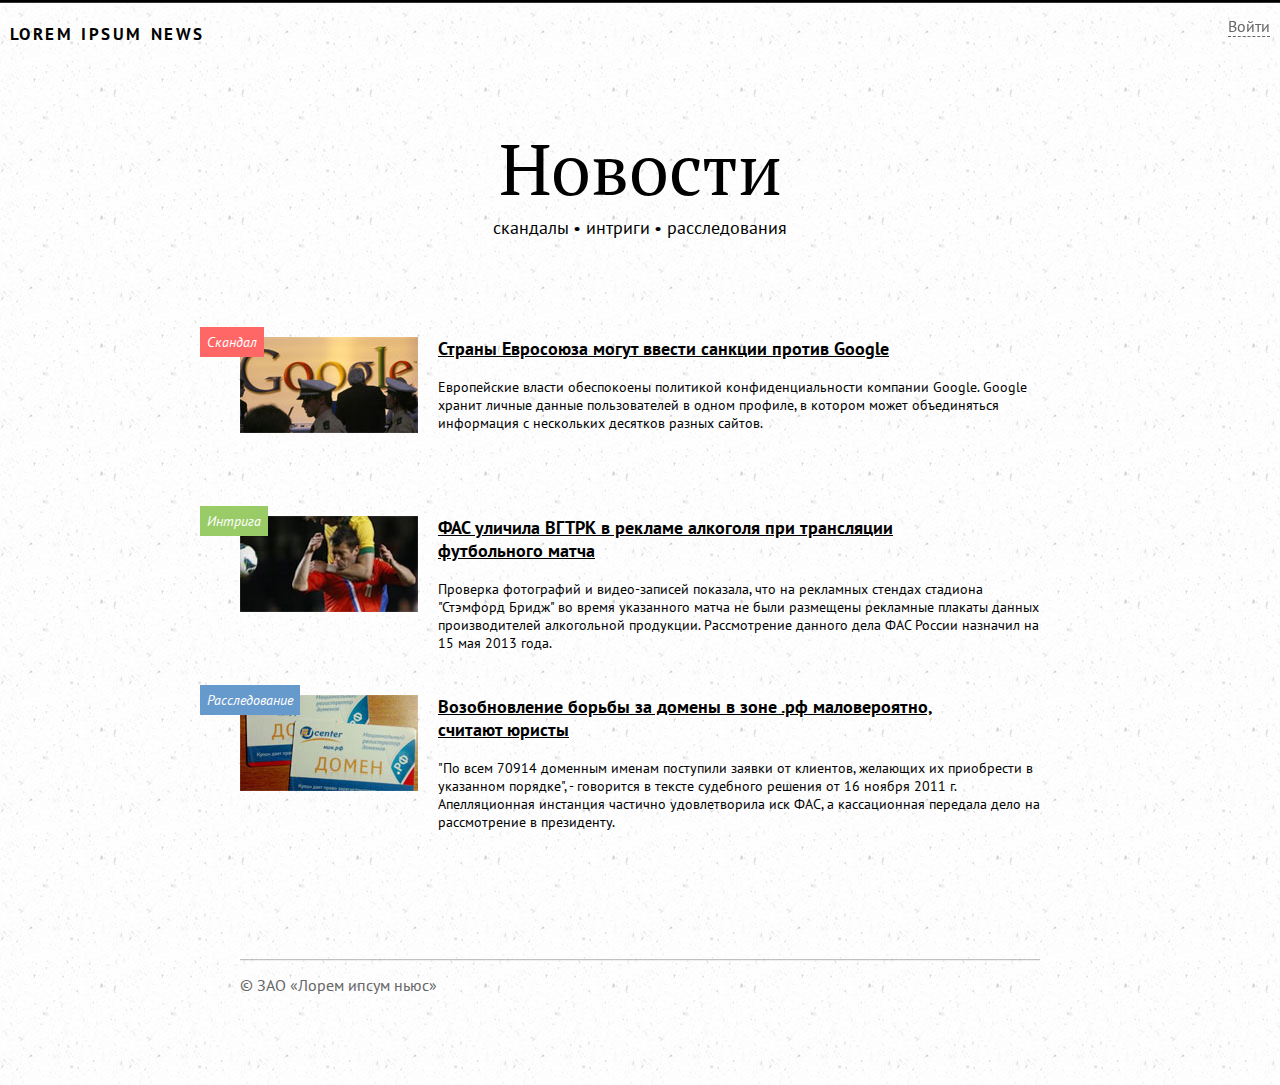
<file: index.htm>
﻿<!doctype html>
<html>
<head>
    <title>Homework 1</title>
    <meta charset="UTF-8">
    <link href='http://fonts.googleapis.com/css?family=PT+Sans:400,700,400italic|PT+Serif:400,700&subset=cyrillic' rel='stylesheet' type='text/css'>
    <link rel="stylesheet" type="text/css" href="main.css">
    <script type="text/javascript">
function viewdiv(id)
{
var el=document.getElementById(id);
if(el.style.display=="block")
{
el.style.display="none";
} else {
el.style.display="block";
}
}
</script>
</head>
<body>
    <div id="login-w" style="display:none;"><div id="blur"></div>
        <div class="login-form">
             <form action="#" >
                <p><input type="text" placeholder="Логин" /></p>
                <p><input type="text" placeholder="Пароль" /></p>
                <p><input type="button" value="Войти" class="button" /><a href="javascript:void(0);" onclick="viewdiv('login-w');">Отмена</a></p>
            </form>
        </div>
    </div>
    <header class="site-header">
           <div class="logo">lorem ipsum news</div>
           <div class="login"><a href="javascript:void(0);" onclick="viewdiv('login-w');">Войти</a></div>
            <div class="center"><h1>Новости</h1>
                <ul> 
                    <li>скандалы</li>
                    <li>&bull;  интриги</li>
                    <li>&bull;  расследования</li>
                </ul>
            </div>            
        </header>
        <div class="site-container">
            <div class ="content">
                <div class ="news">
                   <div class="layer1"> 
                        <div class="layer2" id="s">Скандал</div>
                        <img class="leftimg" alt="Скандал" src="images/1.jpg"></div>
                    <h2>Страны Евросоюза могут ввести санкции против Google</h2>
                    <p>Европейские власти обеспокоены политикой конфиденциальности компании Google. Google хранит личные данные пользователей в одном профиле, в котором может объединяться информация с нескольких десятков разных сайтов.</p>
                </div>
                <div class ="news">
                    <div class="layer1"> 
                        <div class="layer2" id="i">Интрига</div>
                        <img class="leftimg" alt="Интрига" src="images/2.jpg"></div>
                    <h2>ФАС уличила ВГТРК в рекламе алкоголя при трансляции<br>футбольного матча</h2>
                    <p>Проверка фотографий и видео-записей показала, что на рекламных стендах стадиона "Стэмфорд Бридж" во время указанного матча не были размещены рекламные плакаты данных производителей алкогольной продукции. Рассмотрение данного дела ФАС России назначил на 15 мая 2013 года.</p>
                </div>
                <div class ="news">
                   <div class="layer1"> 
                        <div class="layer2" id="r">Расследование</div>
                        <img class="leftimg" alt="Расследование" src="images/3.jpg"></div>
                    <h2>Возобновление борьбы за домены в зоне .рф маловероятно,<br>считают юристы</h2>
                    <p>"По всем 70914 доменным именам поступили заявки от клиентов, желающих их приобрести в указанном порядке", - говорится в тексте судебного решения от 16 ноября 2011 г. Апелляционная инстанция частично удовлетворила иск ФАС, а кассационная передала дело на рассмотрение в президенту.</p>
                </div>
            </div>
            </div>
    <div class="site-container">
        <footer class="site-footer">
        © ЗАО «Лорем ипсум ньюс»
        </footer>
    </div>
</body>
</html>
</file>
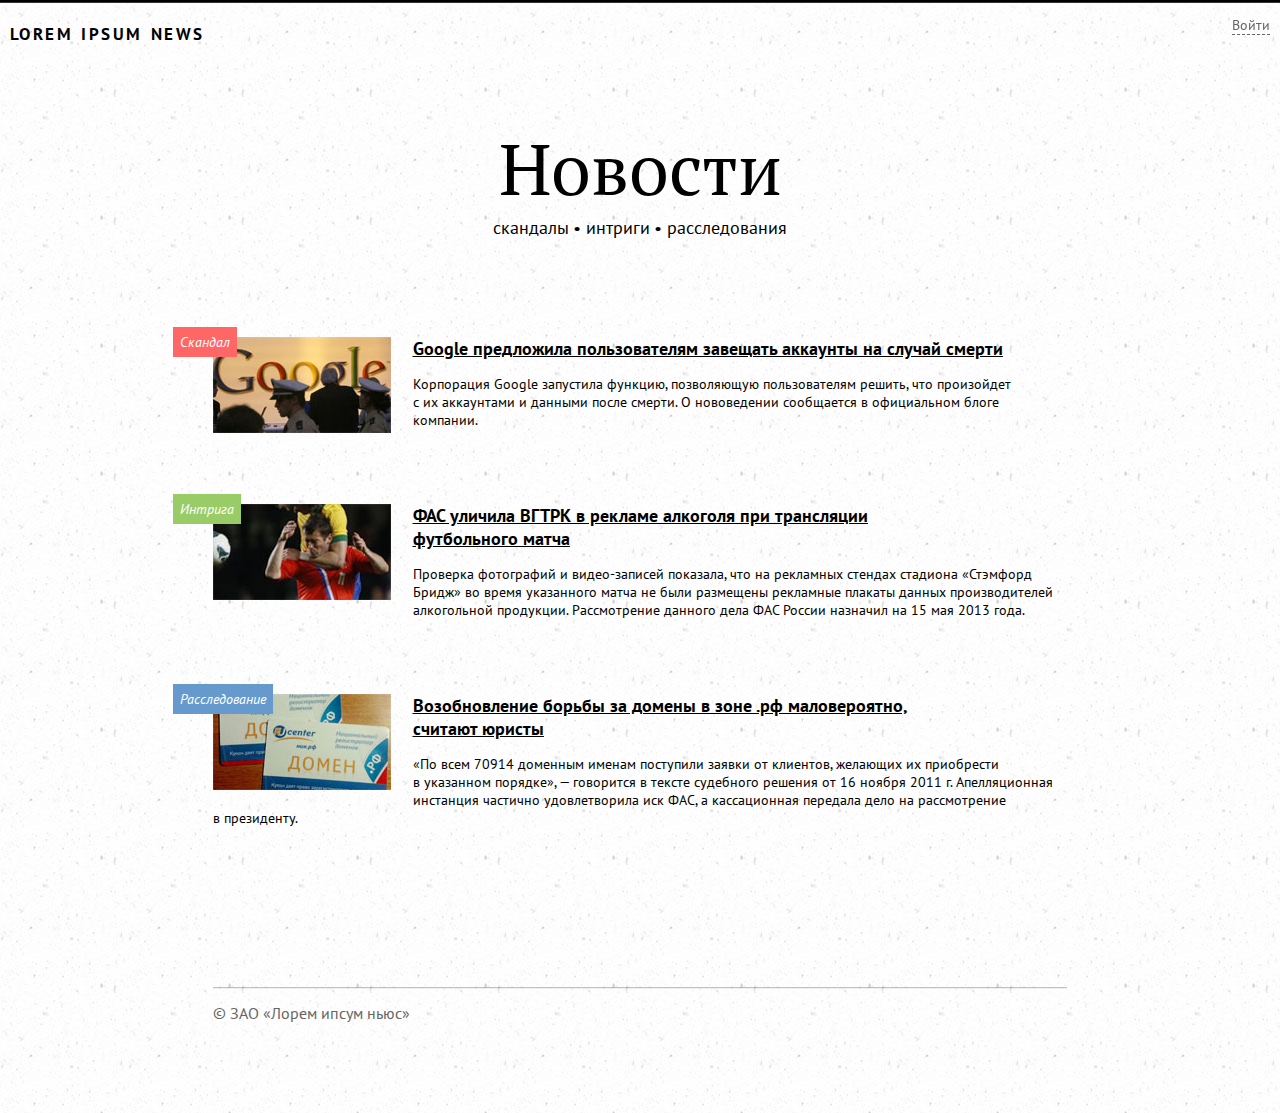
<file: hw_1/index.htm>
﻿<!doctype html>
<html>
<head>
    <title>Homework 1</title>
    <meta charset="UTF-8">
    <link href='http://fonts.googleapis.com/css?family=PT+Sans:400,700,400italic|PT+Serif:400,700&subset=cyrillic' rel='stylesheet' type='text/css'>
    <link rel="stylesheet" type="text/css" href="css/normalize.css">
    <link rel="stylesheet" type="text/css" href="css/main.css">

    <!---  <link rel="stylesheet/less" type="text/css" href="css/styles.less">
     <script src="js/less.js" type="text/javascript"></script>

     гадский less так и не поддался.. или я криворук(
      -->

     <script type="text/javascript" src="js/login.js"></script>
 </head>
 <body>
     <div id="login-w" style="display:none;"><div id="blur"></div>
         <div class="login-form">
              <form action="#" >
                 <p><input type="text" placeholder="Логин" /></p>
                 <p><input type="text" placeholder="Пароль" /></p>
                 <p><input type="button" value="Войти" class="button" /><a id="grey" href="javascript:void(0);" onclick="viewdiv('login-w');">Отмена</a></p>
             </form>
         </div>
     </div>
     <header class="site-header">
            <div class="logo">lorem ipsum news</div>
            <div class="login"><a id="grey" href="javascript:void(0);" onclick="viewdiv('login-w');">Войти</a></div>
             <div class="center"><h1>Новости</h1>
                 <ul>
                     <li><a href="#r">скандалы</a></li>
                     <li>&bull;  <a href="#g">интриги</a></li>
                    <li>&bull;  <a href="#b">расследования</a></li>
                </ul>
            </div>            
        </header>
        <div class="site-container">
            <div class ="content">
                <div class ="news">
                   <div class="layer1"> 
                        <div class="layer2" id="r">Скандал</div>
                        <img class="leftimg" alt="Скандал" src="images/1.jpg"></div>
                    <h2><a href="news/news_1.htm">Google предложила пользователям завещать аккаунты на случай смерти</a></h2>
                    <p>Корпорация Google запустила функцию, позволяющую пользователям решить, что произойдет с&nbsp;их&nbsp;аккаунтами и&nbsp;данными после смерти. О&nbsp;нововедении сообщается в&nbsp;официальном блоге компании.</p>
                </div>
                <div class ="news">
                    <div class="layer1"> 
                        <div class="layer2" id="g">Интрига</div>
                        <img class="leftimg" alt="Интрига" src="images/2.jpg"></div>
                    <h2><a href="#">ФАС уличила ВГТРК в рекламе алкоголя при трансляции<br>футбольного матча</a></h2>
                    <p>Проверка фотографий и&nbsp;видео-записей показала, что на&nbsp;рекламных стендах стадиона &laquo;Стэмфорд Бридж&raquo; во&nbsp;время указанного матча не&nbsp;были размещены рекламные плакаты данных производителей алкогольной продукции. Рассмотрение данного дела ФАС России назначил на&nbsp;15&nbsp;мая 2013&nbsp;года.</p>
                </div>
                <div class ="news">
                   <div class="layer1"> 
                        <div class="layer2" id="b">Расследование</div>
                        <img class="leftimg" alt="Расследование" src="images/3.jpg"></div>
                    <h2><a href="#">Возобновление борьбы за домены в зоне .рф маловероятно,<br>считают юристы</a></h2>
                    <p>&laquo;По&nbsp;всем 70914 доменным именам поступили заявки от&nbsp;клиентов, желающих их&nbsp;приобрести в&nbsp;указанном порядке&raquo;,&nbsp;&mdash; говорится в&nbsp;тексте судебного решения от&nbsp;16&nbsp;ноября 2011&nbsp;г. Апелляционная инстанция частично удовлетворила иск ФАС, а&nbsp;кассационная передала дело на&nbsp;рассмотрение в&nbsp;президенту.</p>
                </div>
            </div>
            </div>
    <div class="site-container">
        <footer class="site-footer clearfix">
        © ЗАО «Лорем ипсум ньюс»
        </footer>
    </div>
</body>
</html>
</file>
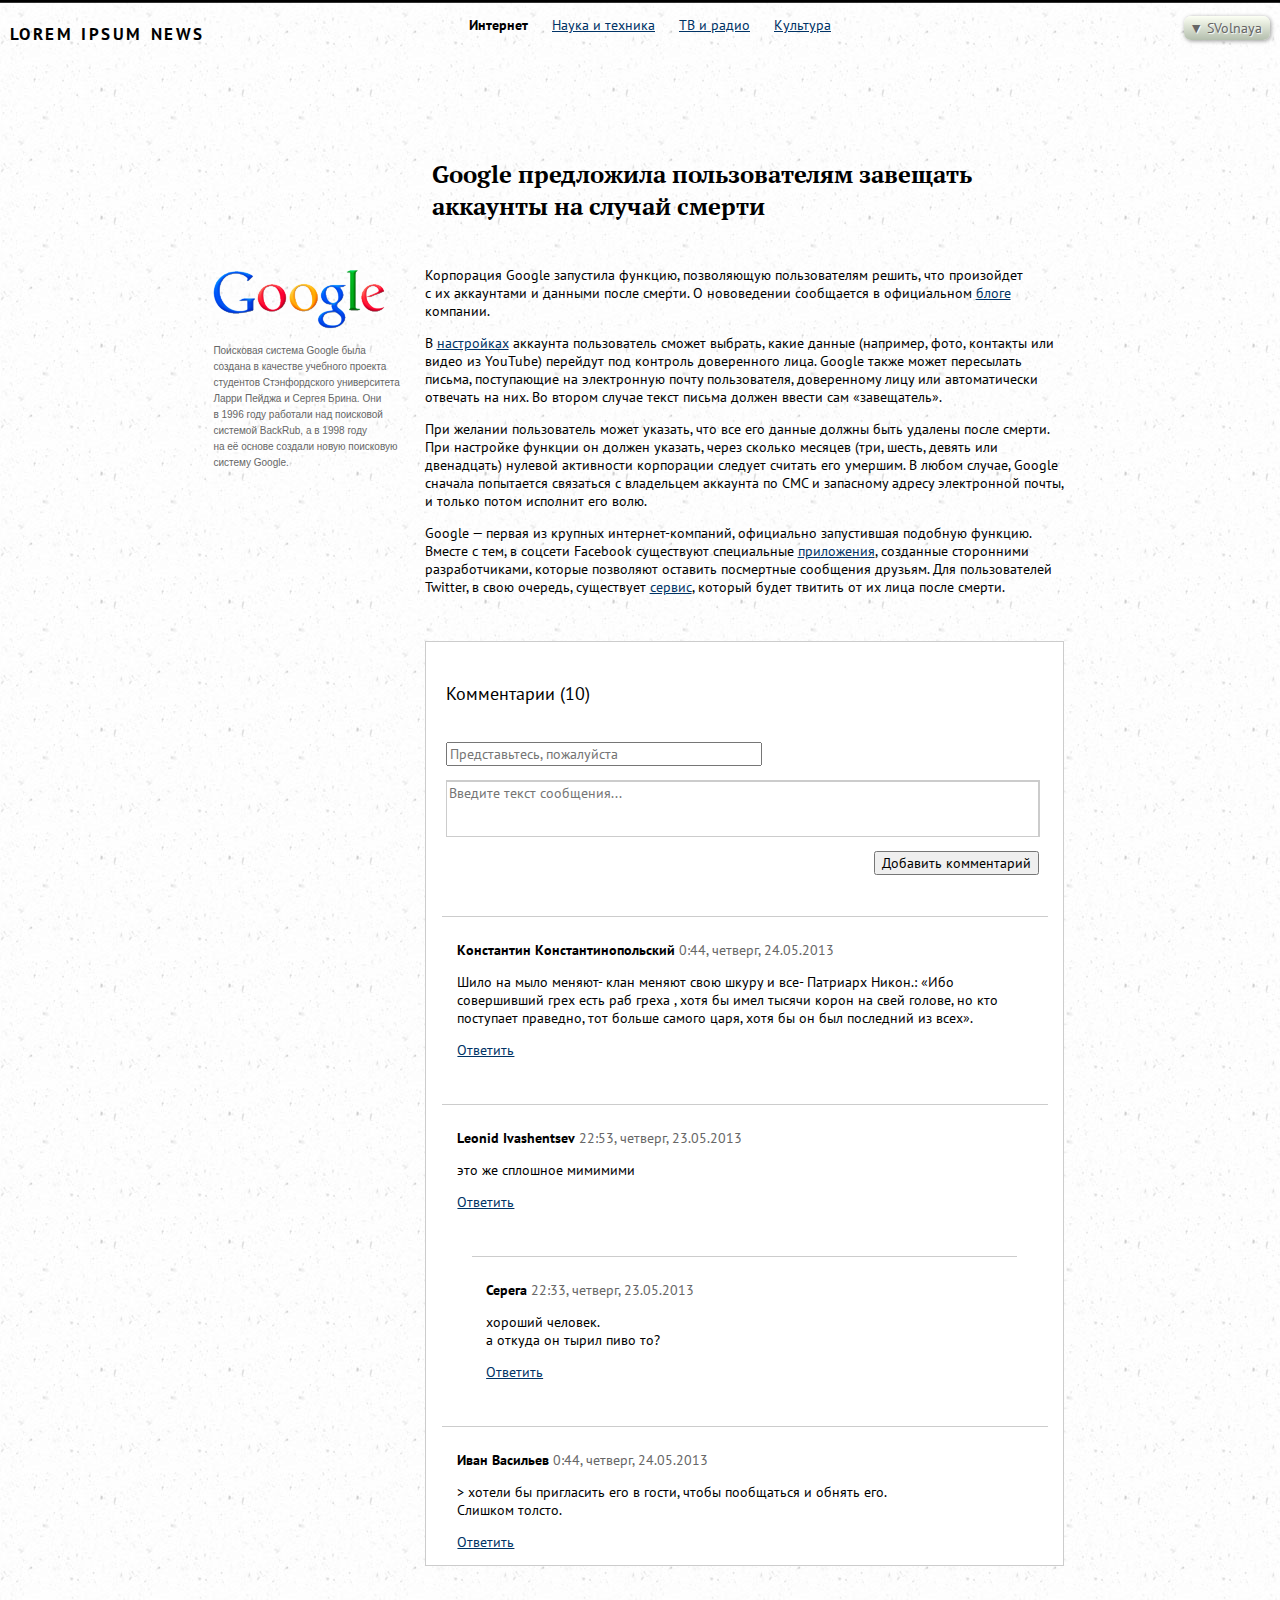
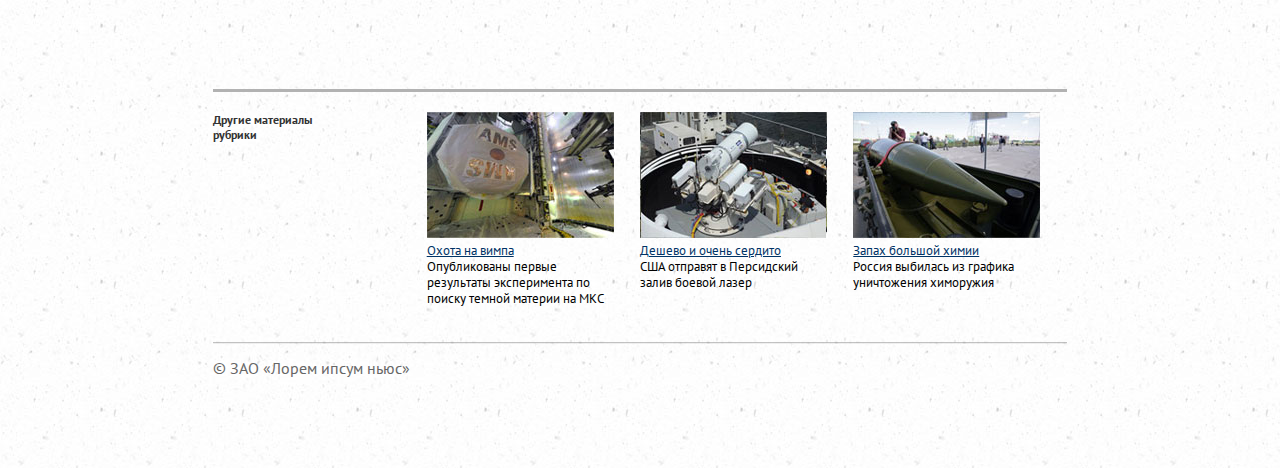
<file: hw_1/news/news_1.htm>
<!doctype html>
<html>
<head>
    <title>News 1</title>
    <meta charset="UTF-8">
    <link href='http://fonts.googleapis.com/css?family=PT+Sans:400,700,400italic|PT+Serif:400,700&subset=cyrillic' rel='stylesheet' type='text/css'>
    <link rel="stylesheet" type="text/css" href="../css/normalize.css">
    <link rel="stylesheet" type="text/css" href="../css/main.css">

    <!---  <link rel="stylesheet/less" type="text/css" href="../css/styles.less">
     <script type="text/javascript" src="../js/less.js"></script> -->
    <script type="text/javascript" src="https://ajax.googleapis.com/ajax/libs/jquery/1.8.1/jquery.min.js"></script>
</head>

<body>
<div class="site-container">
    <header class="site-header">
           <div class="logo">lorem ipsum news</div>
           <div class="user">
                <p>&#9660; SVolnaya</p>
                <ul>
                    <li><a href="#">Профиль</a></li>
                    <li><a href="#">Сообщения</a></li>
                    <li><a href="#">Выход</a></li>
                </ul>
            </div>
            <nav> 
                    <li><strong>Интернет</strong></li>
                    <li><a href="#">Наука и техника</a></li>
                    <li><a href="#">ТВ и радио</a></li>
                    <li><a href="#">Культура</a></li>
            </nav>            
        </header>
</div>
<div class="site-container">
        <div class="box clearfix">
                <aside><img src="../images/google.png" alt="logog">
                    <p>Поисковая система Google была создана в&nbsp;качестве учебного проекта студентов Стэнфордского университета Ларри Пейджа и&nbsp;Сергея Брина. Они в&nbsp;1996 году работали над поисковой системой BackRub, а&nbsp;в&nbsp;1998 году на&nbsp;её&nbsp;основе создали новую поисковую систему Google.</p>
                </aside>
                <h3>Google предложила пользователям завещать аккаунты на случай смерти</h3>
                <article class="text">                    
                    <p>Корпорация Google запустила функцию, позволяющую пользователям решить, что произойдет с&nbsp;их&nbsp;аккаунтами и&nbsp;данными после смерти. О&nbsp;нововедении сообщается в&nbsp;официальном <a href="#">блоге</a> компании.</p>

                    <p>В&nbsp;<a href="#">настройках</a> аккаунта пользователь сможет выбрать, какие данные (например, фото, контакты или видео из&nbsp;YouTube) перейдут под контроль доверенного лица. Google также может пересылать письма, поступающие на&nbsp;электронную почту пользователя, доверенному лицу или автоматически отвечать на&nbsp;них. Во&nbsp;втором случае текст письма должен ввести сам &laquo;завещатель&raquo;.</p>

                    <p>При желании пользователь может указать, что все его данные должны быть удалены после смерти. При настройке функции он&nbsp;должен указать, через сколько месяцев (три, шесть, девять или двенадцать) нулевой активности корпорации следует считать его умершим. В&nbsp;любом случае, Google сначала попытается связаться с&nbsp;владельцем аккаунта по&nbsp;СМС и&nbsp;запасному адресу электронной почты, и&nbsp;только потом исполнит его волю.</p>

                    <p>Google&nbsp;&mdash; первая из&nbsp;крупных интернет-компаний, официально запустившая подобную функцию. Вместе с&nbsp;тем, в&nbsp;соцсети Facebook существуют специальные <a href="#">приложения</a>, созданные сторонними разработчиками, которые позволяют оставить посмертные сообщения друзьям. Для пользователей Twitter, в&nbsp;свою очередь, существует <a href="#">сервис</a>, который будет твитить от&nbsp;их&nbsp;лица после смерти.</p>

                    <div class="comments">
                        <div class="comments-all">Комментарии (10)</div>
                        <div id="editor">
                            <form>
                            <p><input type="text" placeholder="Представьтесь, пожалуйста" size="40" name="anon"></p>
                            <p><textarea placeholder="Введите текст сообщения..." name="comment"></textarea></p>
                            <p><input class="btn" type="submit" value="Добавить комментарий"></p>
                        </form>  </div>

                        <div class="comments-fake">
                            <p><strong>Константин Константинопольский</strong> <time>0:44, четверг, 24.05.2013</time></p>
                           <p>Шило на&nbsp;мыло меняют- клан меняют свою шкуру и&nbsp;все- Патриарх Никон.: &laquo;Ибо совершивший грех есть раб греха , хотя&nbsp;бы имел тысячи корон на&nbsp;свей голове, но&nbsp;кто поступает праведно, тот больше самого царя, хотя&nbsp;бы он&nbsp;был последний из&nbsp;всех&raquo;.</p>
                          <p><a href="#" class="c_form">Ответить</a></p>
                        </div>

                        <div class="comments-fake">
                            <p><strong>Leonid Ivashentsev</strong> <time>22:53, четверг, 23.05.2013</time></p>
                            <p>это же сплошное мимимими</p>
                            <p><a href="#" class="c_form">Ответить</a></p>

                            <div class="comments-fake">
                                    <p><strong>Серега</strong> <time>22:33, четверг, 23.05.2013</time></p>
                                    <p>хороший человек.  <br>
                                        а откуда он тырил пиво то?</p>
                                    <p><a href="#" class="c_form">Ответить</a></p>
                                </div>
                        </div>

                        <div class="comments-fake">
                            <p><strong>Иван Васильев</strong> <time>0:44, четверг, 24.05.2013</time></p>
                            <p> &gt; хотели&nbsp;бы пригласить его в&nbsp;гости, чтобы пообщаться и&nbsp;обнять его. <br>
                                Слишком толсто.</p>
                            <p><a href="#" class="c_form">Ответить</a></p>
                        </div>

                    </div>
                </article>

            <section class="bottom-section clearfix">
                <section id="other">
                    Другие материалы<br> рубрики
                </section>
                <section><img src="../images/2-1.jpg" alt="news">
                    <p> <a href="#">Охота на вимпа</a></p>
                    <p>Опубликованы первые результаты эксперимента по поиску темной материи на МКС</p>
                </section>
                <section><img src="../images/2-2.jpg" alt="news">
                    <p>   <a href="#">Дешево и очень сердито</a> </p>
                    <p>США отправят в Персидский залив боевой лазер</p>
                </section>
                <section><img src="../images/2-3.jpg" alt="news">
                    <p> <a href="#">Запах большой химии</a> </p>
                    <p>Россия выбилась из графика уничтожения химоружия</p>
                </section>
            </section>
        </div>
        <footer class="site-footer clearfix">
        © ЗАО «Лорем ипсум ньюс»
        </footer>

    <!--подобие скрипта для ответа(((-->
    <script>
        $('.c_form').on('click', function(){
        $(this).after(
                $('#editor').clone()
        );
        return false;
    });
    </script>

    <!--проверяем ошибки-->

     <script>
         $(function(){
         var field = new Array("comment", "anon");
         $("form").submit(function() {
             var error=0;
             $("form").find(":input").each(function() {
                 for(var i=0;i<field.length;i++){
                     if($(this).attr("name")==field[i]){
                         if(!$(this).val()){
                             $(this).after('<p class="error">✖ Пожалуйста, заполние это поле</p>');
                             error=1;
                         }
                         else{
                             $(this).css( );
                         }
                     }
                 }
             })
             if(error==0){
                 return true;
             }
             else{
                 if(error==1);

                 return false;
             }
         })
     });
     </script>

</body>
</html>
</file>
<file: main.css>
﻿body
{
    background-image:url("images/bg-picture.jpg");
    background-repeat: repeat;
    height:100%;
    width:100%;
    margin: 0;
}

div {
display: block;
}

.site-header
{
    background-image:url("images/line.png");
    background-repeat:repeat-x;
    width:100%;
    position: absolute; 
    left: 0; 
    top: 0; 
 }

 .site-footer
 {
    background-image:url("images/line-f.png");
    background-repeat:repeat-x;
    margin: auto;
    width:800px;
    height: 110px;
    margin-top: -110px;
    padding-top: 16px;
    font: 16px 'PT Sans', sans-serif;;
    color: #666666;
  }

.logo{
     position: absolute; 
     top: 16px;
     left: 10px;
     font:small-caps bold 24px 'PT Sans', sans-serif;;
     letter-spacing: 0.1em;
}

 .login
 {
    position: fixed; 
    top: 16px;
    right: 10px;
}

a 
{
    text-decoration: none;
    border-bottom: 1px dashed #666666;
    font: 16px 'PT Sans', sans-serif;;
    color: #666666;
}

.center{
    text-align: center;
    padding-top: 120px;   
}

ul
{
    margin: 0;
    padding: 0;
}

ul li
{
    display: inline;
    font: 18px'PT Sans', sans-serif;;
}


.site-container 
{
    width: 800px;
    margin: 0px auto;
}

.content { 
    padding-top: 322px;
    padding-bottom: 210px;  
}

.news
{
    padding-bottom:46px;
    height: 118px;
}

.layer1
{
    position: relative;
    float:left; 
    margin: 0px 20px 22px 0; 
}

.layer2
{
    position: absolute;
    margin-left:-40px;
    margin-top: -10px;
    padding: 6px 7px;
    font:italic 14px  'PT Sans', sans-serif;;
    color: #ffffff;
}

#s
{
    background:#ff6666;
}

#i
{
    background:#99cc66;
}

#r
{
    background:#6699cc;
}

h1
 {
    font: 72px 'PT Serif', serif;
    margin: 0;
 }

 h2
 {
   font: bold 18px 'PT Sans', sans-serif;;
   text-decoration: underline;
 }
 
 p
 {
   font:14px 'PT Sans', sans-serif;;
   margin-left:10px;
   margin-top: 18px;
 }

#blur {
width: 100%;
height: 100%;
background: #000000;
opacity: .3;
position: fixed;
z-index: 0;
}

.login-form
{
    height: 230px;
    width: 366px;
    top:284px;
    left: 50%;
    margin-left: -183px;
    background-color: #ffffff;
    position: absolute;
    z-index: 1;
    padding: 56px 0 0 64px;
    box-shadow: 0 0 10px rgba(0,0,0,1); 
}

form {
display: block;
margin-top: 0em;
}

.login-form input {
width: 240px;
height: 25px;
}

.login-form .button {
width: 69px;
padding-top: 2px;
margin-right: 10px;
}
</file>
<file: hw_1/css/main.css>
﻿body {
    background-image:url("../images/bg-picture.jpg");
    background-repeat: repeat;
    height:100%;
    max-width: 100%;
    margin: 0;
    font: 100% normal;
}

img {
    max-width: 100%;
}

.clearfix {
    clear:both;
}

.site-header  {
    background-image:url("../images/line.png");
    background-repeat:repeat-x;
    width:100%;
    position: absolute; 
    left: 0; 
    top: 0; 
 }

.site-footer {
    background-image:url("../images/line-f.png");
    background-repeat:repeat-x;
    margin: auto;
    width:100%;
    height: 110px;
    margin-top: -110px;
    padding-top: 16px;
    font: 1em 'PT Sans', sans-serif;
    color: #666666;
}

.site-container {
    width:66.66%;       /*800/1200*/
    margin: 0px auto;
}

.content { 
    padding-top: 322px;
    padding-bottom: 210px;  
}

.logo  {
    position: absolute; 
    top: 16px;
    left: 10px;
    font:small-caps bold 1.5em  'PT Sans', sans-serif; /*24/16*/
    letter-spacing: 0.1em;
}

h1  {
    font: 4.5em 'PT Serif', serif; /*72/16*/
    margin: 0;
}

h2  {
   font: bold 1.125em 'PT Sans', sans-serif; /*18/16*/
   text-decoration: underline;
}

    h2 a  {
        color:#000000;
    }
 
p {
   font: 0.875em 'PT Sans', sans-serif; /*14/16*/
}

/*---------Main-------*/
.login  {
    position: fixed;
    top: 16px;
    right: 10px;
}

#grey  {
    text-decoration: none;
    border-bottom: 1px dashed #666666;
    font: 0.875em 'PT Sans', sans-serif; /*14/16*/
    color: #666666;
}

.center  {
    text-align: center;
    padding-top: 120px;   
}

.center ul  {
    margin: 0;
    padding: 0;
}

   .center ul li {
        display: inline;
        font: 1.125em 'PT Sans', sans-serif; /*18/16*/
    }
        .center ul li a {
            text-decoration: none;
            color: #000000;
        }

.news {
    padding-bottom:46px;
}

.layer1{
    position: relative;
    float:left; 
    margin: 0px 2.5%0 0; /*20/800*/
}

.layer2{
    position: absolute;
    left:-40px;
    top: -10px;
    padding: 6px 7px;
    font:italic 0.875em 'PT Sans', sans-serif; /*14/16*/
    color: #ffffff;
}

#r {
    background:#ff6666;
}

#g {
    background:#99cc66;
}

#b {
    background:#6699cc;
}

#blur {
    width: 100%;
    height: 100%;
    background: #000000;
    opacity: .3;
    position: fixed;
    z-index: 0;
}

.login-form {
    height: 230px;
    width: 366px;
    top:284px;
    left: 50%;
    margin-left: -183px;
    background-color: #ffffff;
    position: absolute;
    z-index: 1;
    padding: 56px 0 0 64px;
    box-shadow: 0 0 10px rgba(0,0,0,1); 
}

form {
    display: block;
    margin-top: 0;
}

.login-form input {
    width: 240px;
    height: 25px;
}

    .login-form .button  {
        width: 69px;
        padding-top: 2px;
        margin-right: 10px;
    }

/*--------News_1-----*/

nav {
     margin-top: 16px;
     text-align: center;
     font: 0.875em 'PT Sans', sans-serif; /*14/16*/
}

a {
    color:#003366;
}

    nav li  {
        display: inline;
        margin-left: 20px;
    }
/*----User Menu----*/
.user{
background: rgb(252,255,244); /* Old browsers */
background: -moz-linear-gradient(top, rgba(252,255,244,1) 0%, rgba(223,229,215,1) 40%, rgba(179,190,173,1) 100%); /* FF3.6+ */
background: -webkit-gradient(linear, left top, left bottom, color-stop(0%,rgba(252,255,244,1)), color-stop(40%,rgba(223,229,215,1)), color-stop(100%,rgba(179,190,173,1))); /* Chrome,Safari4+ */
background: -webkit-linear-gradient(top, rgba(252,255,244,1) 0%,rgba(223,229,215,1) 40%,rgba(179,190,173,1) 100%); /* Chrome10+,Safari5.1+ */
background: -o-linear-gradient(top, rgba(252,255,244,1) 0%,rgba(223,229,215,1) 40%,rgba(179,190,173,1) 100%); /* Opera 11.10+ */
background: -ms-linear-gradient(top, rgba(252,255,244,1) 0%,rgba(223,229,215,1) 40%,rgba(179,190,173,1) 100%); /* IE10+ */
background: linear-gradient(to bottom, rgba(252,255,244,1) 0%,rgba(223,229,215,1) 40%,rgba(179,190,173,1) 100%); /* W3C */
filter: progid: DXImageTransform.Microsoft.gradient( startColorstr='#fcfff4', endColorstr='#b3bead',GradientType=0 ); /* IE6-9 */

    position: absolute;
    overflow: hidden;
    border-radius: 7px;
    top:16px;
    padding: 3px 8px 3px 5px;
    right: 10px;
    box-shadow: 1px 1px 4px rgba(0, 0, 0, 0.4);
    color: #666666;
    text-shadow: 1px 1px 1px #ffffff;
    z-index: 1;
}
    .user p {
        margin: 0;
        font-size: 0.875em; /*14/16*/
    }

    .user p:before     {
        position: absolute;
        height: 8px;
        left: 8px;
        top: 10px;
        width: 8px;
        content: " ";
    }

        .user:hover p:before{
            background-position: 0 -6px;
        }

    .user ul {
        display: none;
    }

        .user:hover ul {
            display: inline;
            margin: 0;
            padding: 0;
            line-height:1.7em;
            font-size: 0.875em; /*14/16*/
        }

.user a{
    color: #666666;
}
/*------------End User menu------*/

.box{
    padding-top:134px;
}

h3{
    font: bold 1.5em 'PT Serif', sans-serif;
    margin-left: 25.625%; /*205/800*/
    margin-bottom: 30px;
}

aside{
    width: 22.25%;     /*178/800*/
    float: left;
    color: #666666;
    margin-top:135px;
}

    aside p {
       font: 0.625em/ 1.6 Verdana, sans-serif;  /*10/16*/
    }

article {
    margin-bottom: 78px;
}

.text {
    float: left;
    margin-left: 2.5%; /*20/800*/
    width: 75%;     /*600/800*/
}

section {
    width: 22.5%;     /*180/800*/
    margin-left: 2.5%; /*20/800*/
    float: left;

}

    .bottom-section {
        border-top: 3px solid #b2b2b2;
        width: 100%;
        margin: auto;
        padding-top: 20px;
        padding-bottom:36px;
        font: 0.875em "PT Sans", sans-serif; /*14/16*/
    }

    #other  {
        float: left;
        font: bold 0.875em "PT Sans", sans-serif; /*14/16*/
        color: #333333;
        top:20px;
        margin: 0;
    }

    section p {
        font-size: 0.9em;
        margin: 0;
        padding: 0;
    }
/*------------------------------------------ comments --------------------------------- */
.comments{
    border: 1px solid #ccc;
    background-color:#fff;
    margin: 45px 0;
}

.comments-all{
    font: 1.125em 'PT Sans', sans-serif; /*18/16*/
    margin: 30px 0px 30px 0px;
    padding:10px 20px;
    height:20px;
}

textarea{
    width: 95%;
    height: 50px;
    border-top: 2px solid #ccc;
    border-right: 2px solid #ccc;
    border-bottom: 1px solid #ccc;
    border-left: 1px solid #ccc;
    resize:none;
}

textarea:focus{
    height: 85px;
}

#editor {
    padding: 0 0 20px 20px;

}

.comments-fake{
    width: 90%;
    margin: 45px auto 0 auto;
    padding:10px 2.5% 0 2.5%;
    border-top:1px solid #ccc;
}

time{
    color: #666;
}

.btn  {
    float: right;
    margin-right: 4%;
}

.error{
    color: #f00;
    font: bold 1em "PT Sans", sans-serif;
}


/*------------------------------------------ iPhone --------------------------------- */
@media screen and (max-width: 640px) {
    body{
        max-width: 640px;
    }

    .site-container{
        margin: 0 auto 50px;
        width: 87.5%; /*560/640*/
    }

    .site-footer{
        height: 90px;
        margin-top: -90px;
    }

    .logo{
        left: 40px;
    }

    .login  {
        position: absolute;
        right: 40px;
    }

   .user{
       position: absolute;
       right: 40px;
   }

    .content {
        padding-top: 284px;
        padding-bottom: 157px;
    }

    .layer2{
        left:150px;
    }

    h2 {
        padding-top: 23px;
    }

    .news  p {
        padding-top: 3%;
    }

    nav {
        padding-left: 20px;
        text-align: left;
        margin-top: 55px;

    }

    .box{
        padding-top: 80px;
    }

    h3{
        margin: auto;
    }

    .text{
        width: 100%;
        margin: auto;
    }

    .bottom-section{
        width: 100%; /*560/640*/
    }

    aside {
        display: none;
    }

    #other {
        float:none;
        margin: 0;
        width: 100%
    }

    section{
        width: 32.4%;     /*175/540*/
        margin: 30px 0.925% 0 0; /*5/540*/
        float: left;
    }
}
</file>
